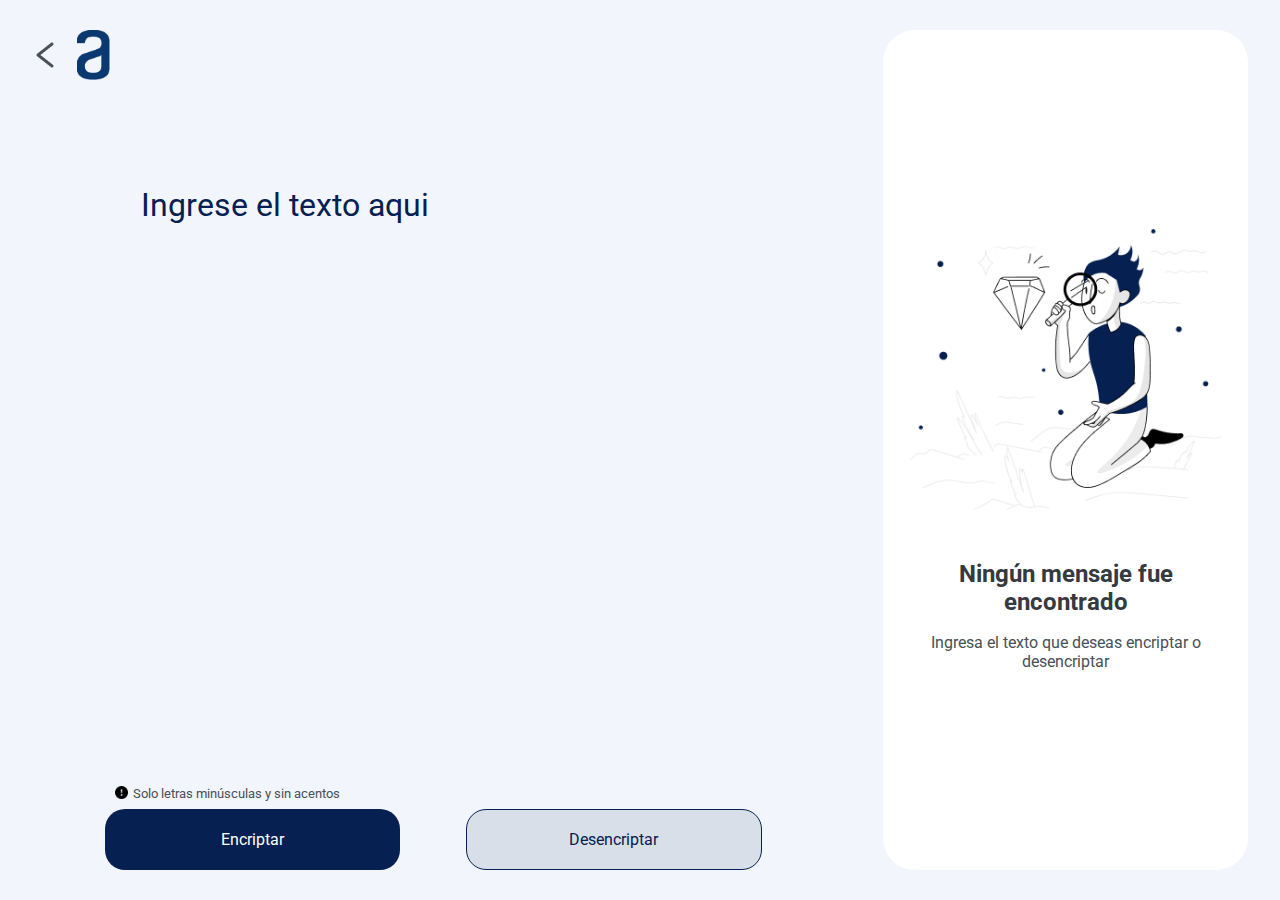
<file: index.html>
<!DOCTYPE html>
<html lang="en">
	<head>
		<meta charset="UTF-8" />
		<meta http-equiv="X-UA-Compatible" content="IE=edge" />
		<meta name="viewport" content="width=device-width, initial-scale=1.0" />
		<link rel="stylesheet" href="style.css" />
		<style>
			@import url("https://fonts.googleapis.com/css2?family=Montserrat:wght@300;400;700&display=swap");
		</style>
		<title>Encriptador Alura</title>
	</head>
	<body>
		<main class="main-container">
			<section class="main">
				<nav class="header">
					<img src="./images/Boton-back.png" alt="" class="header__back-btn" />
					<img src="./images/Logo.png" alt="" class="header__alura-btn" />
				</nav>

				<div class="toencrypt">
					<textarea
						id="text-input"
						class="toencrypt__text textarea"
						placeholder="Ingrese el texto aqui"
					></textarea>
				</div>

				<div class="footer">
					<div class="advertencia">
						<img src="./images/signo-exclamacion.png" class="advertencia__img" />
						<p class="advertencia__text">Solo letras minúsculas y sin acentos</p>
					</div>
					<div class="buttons">
						<input type="button" class="encrypt button" value="Encriptar" id="encrypt" />
						<input type="button" class="decrypt button" value="Desencriptar" id="decrypt" />
					</div>
				</div>
			</section>

			<section class="right">
				<div class="search">
					<figure class="search__figure">
						<img src="./images/Muñeco.png" alt="" class="search__img" />
					</figure>
					<div class="search__texts">
						<h3 class="search__title">Ningún mensaje fue encontrado</h3>
						<p class="search__subtitle">Ingresa el texto que deseas encriptar o desencriptar</p>
					</div>
				</div>

				<div class="result">
					<div class="result__container">
						<textarea id="text-output" class="result__text textarea"></textarea>
					</div>
					<div class="copy__container">
						<input type="button" class="copy button" value="Copiar" id="copy" />
					</div>
				</div>
			</section>
		</main>
	</body>
	<script src="./main.js"></script>
</html>
</file>
<file: style.css>
@import url("https://fonts.googleapis.com/css2?family=Inter:wght@300;400;500;700&family=Roboto:wght@300;400;500;700&display=swap");

* {
	box-sizing: border-box;
	margin: 0;
	padding: 0;
	/* outline: 1px solid red; */
}
:root {
	--white: #ffffff;
	--dark-blue-100: #609ed4;
	--dark-blue-200: #356ea9;
	--dark-blue-300: #0a3871;
	--dark-blue-400: #072b61;
	--dark-blue-500: #052051;

	--light-blue-100: #f3f5fc;
	--light-blue-200: #eff1fa;
	--light-blue-300: #e9ecf8;
	--light-blue-400: #aab2d5;
	--light-blue-500: #757fb2;

	--gray-100: #ced4da;
	--gray-200: #adb5bd;
	--gray-300: #868e96;
	--gray-400: #495057;
	--gray-500: #343a40;
}

body {
	background-color: var(--light-blue-100);
	font-family: "Inter", sans-serif;
	font-family: "Roboto", sans-serif;
}

.main-container {
	margin: 0 auto;
	width: 95%;
	max-width: 1280px;
	height: 100vh;
	min-height: 650px;
	display: flex;
	justify-content: space-between;
	padding: 30px 0;
}

.main {
	display: flex;
	flex-direction: column;
	justify-content: space-between;
	width: 60%;
}

.header {
	height: 50px;
	display: flex;
	justify-content: start;
	align-items: center;
	gap: 20px;
	overflow: hidden;
}

.header__alura-btn {
	height: 100%;
}

.header__back-btn {
	cursor: pointer;
}

.toencrypt {
	height: 60%;
}

.textarea {
	background-color: transparent;
	outline: none;
	resize: none;
	font-family: inherit;
	border: none;
	line-height: 150%;
	width: 70%;
	height: 100%;
	display: block;
	margin: 0 auto;
}

.toencrypt__text {
	font-size: 2rem;
	color: var(--dark-blue-500);
}

.toencrypt__text::placeholder {
	color: var(--dark-blue-500);
}

.footer {
	margin: 0 auto;
	width: 100%;
	padding-left: 10%;
}

.advertencia {
	display: flex;
	height: 0.8rem;
	margin-bottom: 10px;
	padding-left: 10px;
}

.advertencia img {
	height: 100%;
	margin-right: 5px;
}

.advertencia__text {
	color: var(--gray-400);
	font-size: 0.8rem;
	margin-bottom: 20px;
}

.buttons {
	display: flex;
	justify-content: space-between;
}

.button {
	width: 45%;
	padding: 20px 0;
	border-radius: 20px;
	font-size: 1rem;
	color: var(--white);
	border: none;
	font-family: inherit;
	cursor: pointer;
}

.encrypt {
	background-color: var(--dark-blue-500);
}

.decrypt {
	background: #d8dfe8;
	color: var(--dark-blue-500);
	border: 1px solid var(--dark-blue-500);
}

.right {
	width: 30%;
	height: 100%;
	background-color: var(--white);
	border-radius: 2rem;
}

.search {
	height: 100%;
	padding: 10% 10px;
	display: flex;
	flex-direction: column;
	justify-content: center;
}

.search__figure {
	margin: 0 auto;
	width: 90%;
	margin-bottom: 50px;
}

.search__img {
	width: 100%;
	display: block;
	margin: 0 auto;
}

.search__texts {
	margin: 0 auto;
	width: 90%;
	text-align: center;
}

.search__title {
	font-size: 1.5rem;
	margin-bottom: 16px;
	color: var(--gray-500);
	line-height: 120%;
}

.search__subtitle {
	color: var(--gray-400);
}

.result {
	height: 100%;
	display: none;
	flex-direction: column;
	justify-content: space-between;
	align-items: center;
	padding: 8%;
}

.result__container {
	width: 100%;
	height: 85%;
}

.result__text {
	width: 95%;
	font-size: 1.5rem;
	color: black;
}

.copy__container {
	height: 10%;
	width: 100%;
	text-align: center;
}

.copy {
	width: 95%;
	height: 61px;
	background-color: var(--white);
	color: var(--dark-blue-300);
	border: 1px solid var(--dark-blue-300);
}

.hide {
	display: none;
}
</file>
